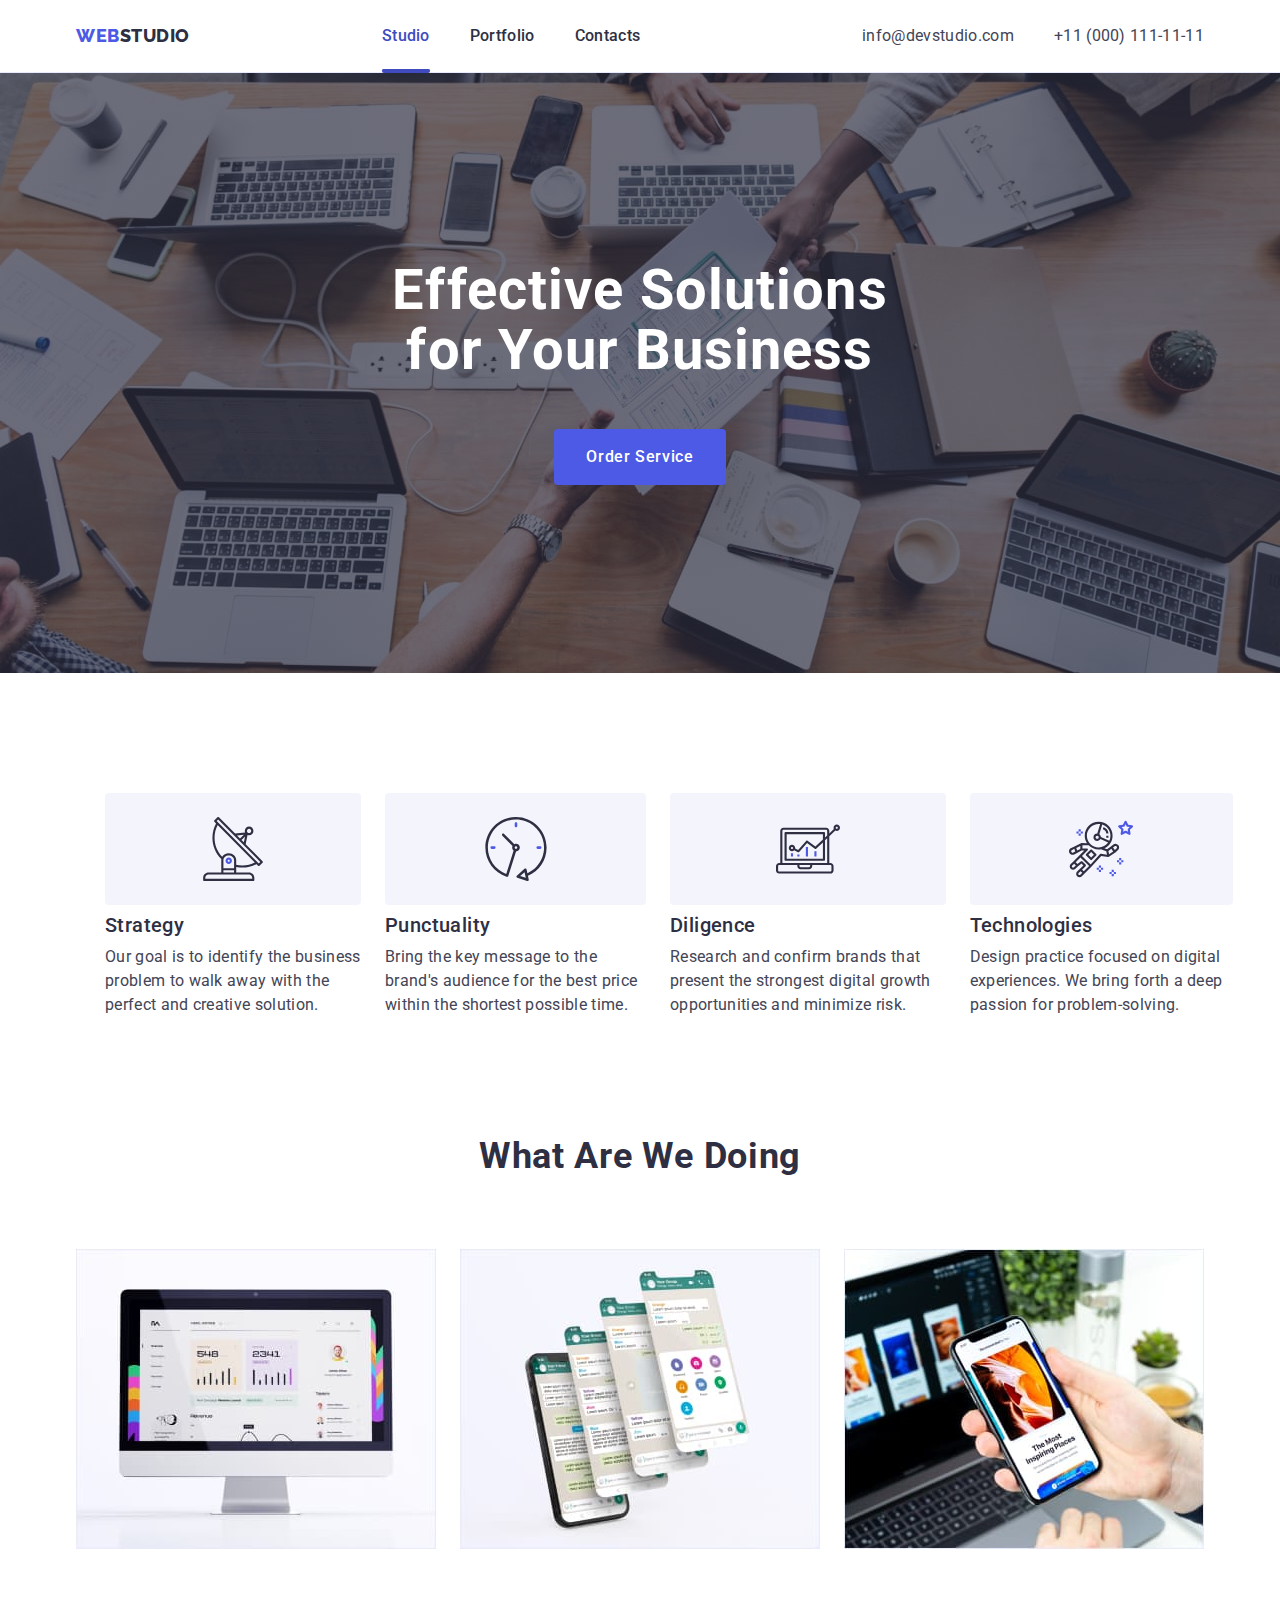
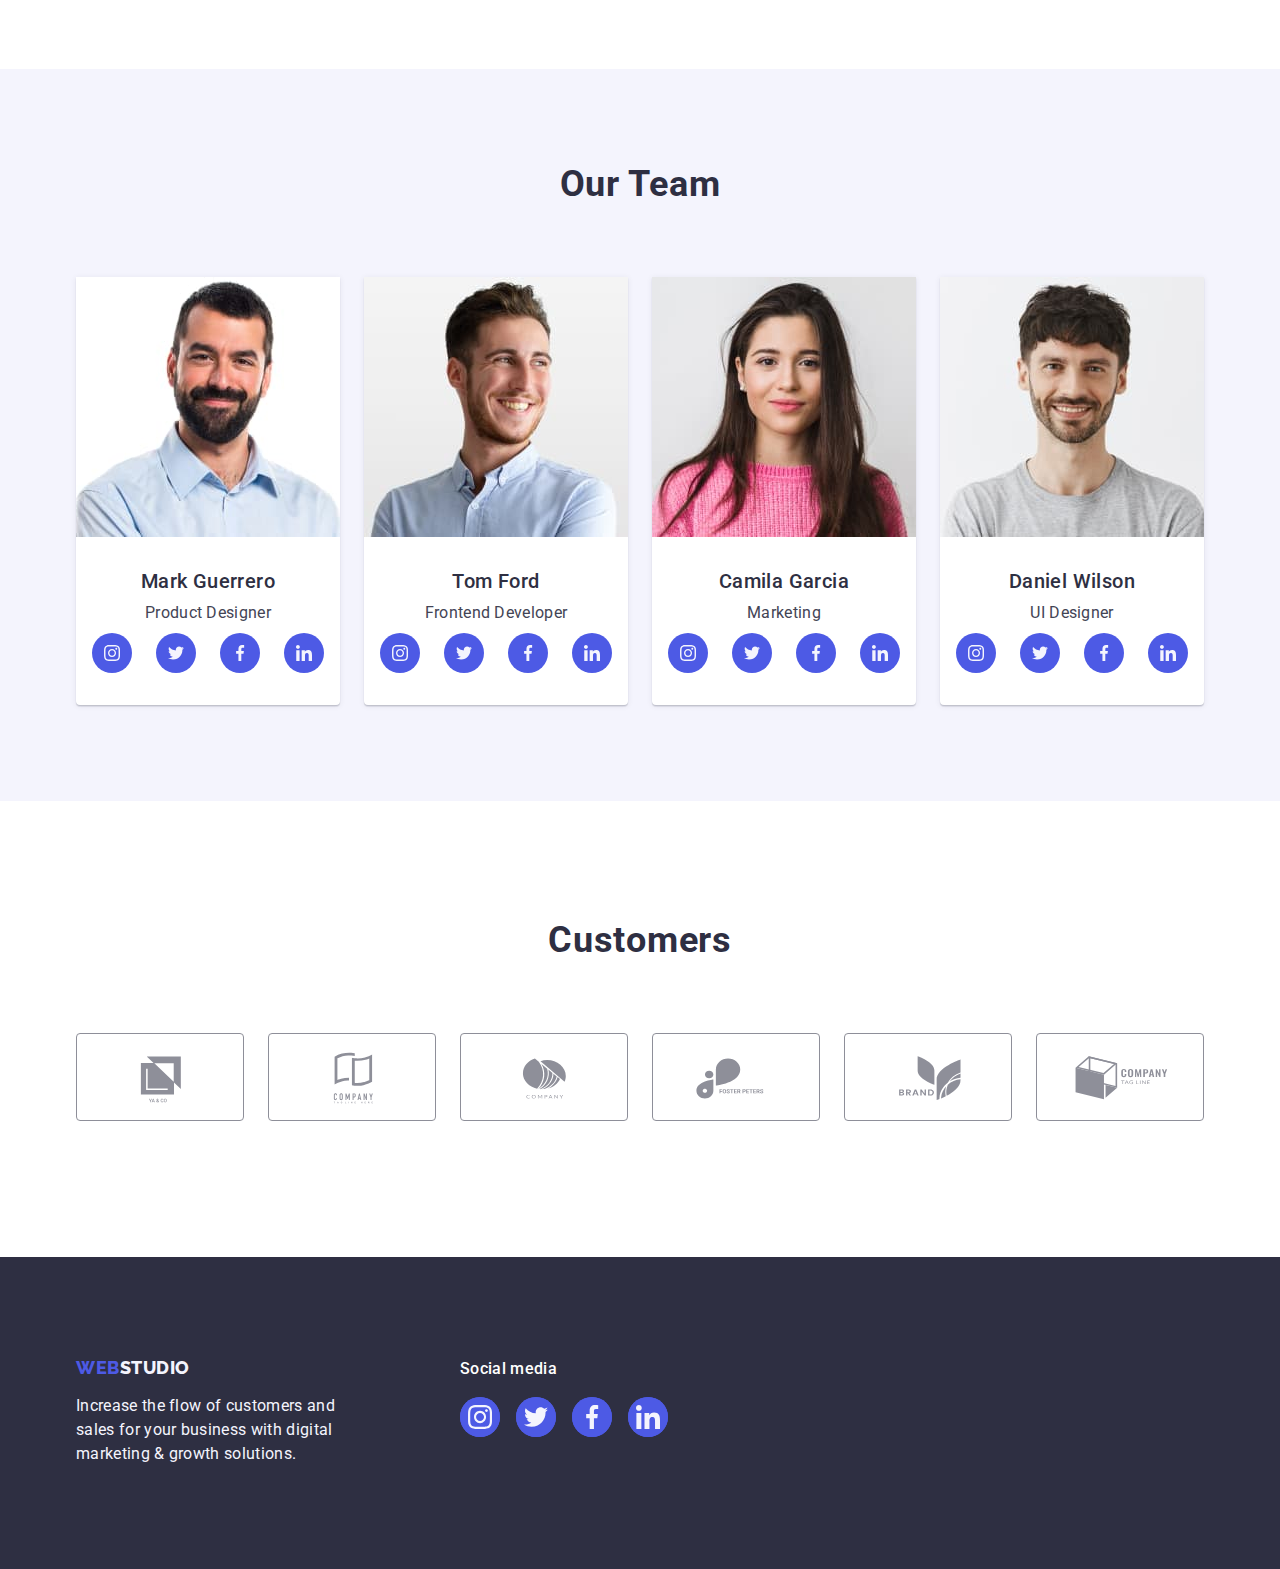
<file: index.html>
<!DOCTYPE html>
<html lang="en">
  <head>
    <meta charset="UTF-8" />
    <meta name="viewport" content="width=device-width, initial-scale=1.0" />
    <link
      rel="stylesheet"
      href="https://cdn.jsdelivr.net/npm/modern-normalize@2.0.0/modern-normalize.min.css"
    />
    <link rel="stylesheet" href="./css/styles.css" />
    <link rel="preconnect" href="https://fonts.googleapis.com" />
    <link rel="preconnect" href="https://fonts.gstatic.com" crossorigin />
    <link
      href="https://fonts.googleapis.com/css2?family=Raleway:wght@800&family=Roboto:wght@400;500;700;900&display=swap"
      rel="stylesheet"
    />
    <title>Studio</title>
  </head>
  <body>
    <header class="flex-container">
      <div class="container container-flex-one">
        <nav class="flex-nav relative">
          <a class="logo link flex-logo" href="./index.html"
            >Web<span class="logocolor">Studio</span>
          </a>
          <ul class="list flex-items">
            <li class="list-contact">
              <a class="list-item active link" href="./index.html">Studio</a>
            </li>
            <li class="list-contact">
              <a class="list-item link" href="./portfolio.html">Portfolio</a>
            </li>
            <li class="list-contact">
              <a class="list-item link" href="">Contacts</a>
            </li>
          </ul>
        </nav>
        <address class="contact">
          <ul class="list flex-address">
            <li class="list-contact">
              <a class="linkcolor link" href="mailto:info@devstudio.com"
                >info@devstudio.com</a
              >
            </li>
            <li class="list-contact">
              <a class="linkcolor link" href="tel:+110001111111"
                >+11 (000) 111-11-11</a
              >
            </li>
          </ul>
        </address>
      </div>
    </header>
    <main>
      <section class="bgd flex-one bgd-img">
        <div class="container container-flex-two">
          <h1 class="headerstyl">Effective Solutions for Your Business</h1>
          <button class="btn-first" type="button" data-modal-open>
            Order Service
          </button>
        </div>
      </section>
      <section class="flex-two">
        <div class="container container-flex-one">
          <h2 class="visually-hidden">The main goals of the company</h2>
          <ul class="list flex-three">
            <li class="list-goals">
              <div class="icons-atut">
                <svg
                  class="svg-atut"
                  viewBox="0 0 32 32"
                  width="64"
                  height="64"
                  fill="black"
                >
                  <use href="./images/icons.svg#icon-antenna"></use>
                </svg>
              </div>
              <h3 class="hdr">Strategy</h3>
              <p class="prg">
                Our goal is to identify the business problem to walk away with
                the perfect and creative solution.
              </p>
            </li>
            <li class="list-goals">
              <div class="icons-atut">
                <svg
                  class="svg-atut"
                  viewBox="0 0 32 32"
                  width="64"
                  height="64"
                >
                  <use href="./images/icons.svg#icon-clock"></use>
                </svg>
              </div>
              <h3 class="hdr">Punctuality</h3>
              <p class="prg">
                Bring the key message to the brand's audience for the best price
                within the shortest possible time.
              </p>
            </li>
            <li class="list-goals">
              <div class="icons-atut">
                <svg
                  class="svg-atut"
                  viewBox="0 0 32 32"
                  width="64"
                  height="64"
                >
                  <use href="./images/icons.svg#icon-diagram"></use>
                </svg>
              </div>
              <h3 class="hdr">Diligence</h3>
              <p class="prg">
                Research and confirm brands that present the strongest digital
                growth opportunities and minimize risk.
              </p>
            </li>
            <li class="list-goals">
              <div class="icons-atut">
                <svg
                  class="svg-atut"
                  viewBox="0 0 32 32"
                  width="64"
                  height="64"
                >
                  <use href="./images/icons.svg#icon-astronaut"></use>
                </svg>
              </div>
              <h3 class="hdr">Technologies</h3>
              <p class="prg">
                Design practice focused on digital experiences. We bring forth a
                deep passion for problem-solving.
              </p>
            </li>
          </ul>
        </div>
      </section>
      <section class="flex-four">
        <div class="container container-flex-two">
          <h2 class="header-low">What are we doing</h2>
          <ul class="list flex-img">
            <li class="flex-img-rtv">
              <img
                src="./images/computer.jpg"
                alt="Monitor"
                width="360"
                height="300"
              />
            </li>
            <li class="flex-img-rtv">
              <img
                src="./images/phonescreen.jpg"
                alt="A phone with four screenshots"
                width="360"
                height="300"
              />
            </li>
            <li class="flex-img-rtv">
              <img
                src="./images/phone.jpg"
                alt="A man's hand with a phone in his hand, and in the background there is a computer on the table"
                width="360"
                height="300"
              />
            </li>
          </ul>
        </div>
      </section>
      <section class="bgn-team flex-fife">
        <div class="container column">
          <h2 class="header-low">Our Team</h2>
          <ul class="list flex-team">
            <li class="bgr-white flex-person">
              <img
                src="./images/mg.jpg"
                alt="Mark Guerrero Product Designer"
                width="264"
                height="260"
              />
              <div class="div-person">
                <h3 class="hdr">Mark Guerrero</h3>
                <p class="prg">Product Designer</p>
                <ul class="flex-platform">
                  <li class="icons-platform">
                    <a href="#" class="web-icon">
                      <svg
                        class="svg-platform"
                        viewBox="0 0 32 32"
                        width="16"
                        height="16"
                      >
                        <use href="./images/icons.svg#icon-instagram"></use>
                      </svg>
                    </a>
                  </li>
                  <li class="icons-platform">
                    <a href="#" class="web-icon">
                      <svg
                        class="svg-platform"
                        viewBox="0 0 32 32"
                        width="16"
                        height="16"
                      >
                        <use href="./images/icons.svg#icon-twitter"></use>
                      </svg>
                    </a>
                  </li>
                  <li class="icons-platform">
                    <a href="#" class="web-icon">
                      <svg
                        class="svg-platform"
                        viewBox="0 0 32 32"
                        width="16"
                        height="16"
                      >
                        <use href="./images/icons.svg#icon-facebook"></use>
                      </svg>
                    </a>
                  </li>
                  <li class="icons-platform">
                    <a href="#" class="web-icon">
                      <svg
                        class="svg-platform"
                        viewBox="0 0 32 32"
                        width="16"
                        height="16"
                      >
                        <use href="./images/icons.svg#icon-linkedin"></use>
                      </svg>
                    </a>
                  </li>
                </ul>
              </div>
            </li>
            <li class="bgr-white flex-person">
              <img
                src="./images/tf.jpg"
                alt="Tom Ford Frontend Developer"
                width="264"
                height="260"
              />
              <div class="div-person">
                <h3 class="hdr">Tom Ford</h3>
                <p class="prg">Frontend Developer</p>
                <ul class="flex-platform">
                  <li class="icons-platform">
                    <a href="#" class="web-icon">
                      <svg
                        class="svg-platform"
                        viewBox="0 0 32 32"
                        width="16"
                        height="16"
                      >
                        <use href="./images/icons.svg#icon-instagram"></use>
                      </svg>
                    </a>
                  </li>
                  <li class="icons-platform">
                    <a href="#" class="web-icon">
                      <svg
                        class="svg-platform"
                        viewBox="0 0 32 32"
                        width="16"
                        height="16"
                      >
                        <use href="./images/icons.svg#icon-twitter"></use>
                      </svg>
                    </a>
                  </li>
                  <li class="icons-platform">
                    <a href="#" class="web-icon">
                      <svg
                        class="svg-platform"
                        viewBox="0 0 32 32"
                        width="16"
                        height="16"
                      >
                        <use href="./images/icons.svg#icon-facebook"></use>
                      </svg>
                    </a>
                  </li>
                  <li class="icons-platform">
                    <a href="#" class="web-icon">
                      <svg
                        class="svg-platform"
                        viewBox="0 0 32 32"
                        width="16"
                        height="16"
                      >
                        <use href="./images/icons.svg#icon-linkedin"></use>
                      </svg>
                    </a>
                  </li>
                </ul>
              </div>
            </li>
            <li class="bgr-white flex-person">
              <img
                src="./images/cg.jpg"
                alt="Camila Garcia Marketing"
                width="264"
                height="260"
              />
              <div class="div-person">
                <h3 class="hdr">Camila Garcia</h3>
                <p class="prg">Marketing</p>
                <ul class="flex-platform">
                  <li class="icons-platform">
                    <a href="#" class="web-icon">
                      <svg
                        class="svg-platform"
                        viewBox="0 0 32 32"
                        width="16"
                        height="16"
                      >
                        <use href="./images/icons.svg#icon-instagram"></use>
                      </svg>
                    </a>
                  </li>
                  <li class="icons-platform">
                    <a href="#" class="web-icon">
                      <svg
                        class="svg-platform"
                        viewBox="0 0 32 32"
                        width="16"
                        height="16"
                      >
                        <use href="./images/icons.svg#icon-twitter"></use>
                      </svg>
                    </a>
                  </li>
                  <li class="icons-platform">
                    <a href="#" class="web-icon">
                      <svg
                        class="svg-platform"
                        viewBox="0 0 32 32"
                        width="16"
                        height="16"
                      >
                        <use href="./images/icons.svg#icon-facebook"></use>
                      </svg>
                    </a>
                  </li>
                  <li class="icons-platform">
                    <a href="#" class="web-icon">
                      <svg
                        class="svg-platform"
                        viewBox="0 0 32 32"
                        width="16"
                        height="16"
                      >
                        <use href="./images/icons.svg#icon-linkedin"></use>
                      </svg>
                    </a>
                  </li>
                </ul>
              </div>
            </li>
            <li class="bgr-white flex-person">
              <img
                src="./images/dw.jpg"
                alt="Daniel Wilson UI Designer"
                height="260"
              />
              <div class="div-person">
                <h3 class="hdr">Daniel Wilson</h3>
                <p class="prg">UI Designer</p>
                <ul class="flex-platform">
                  <li class="icons-platform">
                    <a href="#" class="web-icon">
                      <svg
                        class="svg-platform"
                        viewBox="0 0 32 32"
                        width="16"
                        height="16"
                      >
                        <use href="./images/icons.svg#icon-instagram"></use>
                      </svg>
                    </a>
                  </li>
                  <li class="icons-platform">
                    <a href="#" class="web-icon">
                      <svg
                        class="svg-platform"
                        viewBox="0 0 32 32"
                        width="16"
                        height="16"
                      >
                        <use href="./images/icons.svg#icon-twitter"></use>
                      </svg>
                    </a>
                  </li>
                  <li class="icons-platform">
                    <a href="#" class="web-icon">
                      <svg
                        class="svg-platform"
                        viewBox="0 0 32 32"
                        width="16"
                        height="16"
                      >
                        <use href="./images/icons.svg#icon-facebook"></use>
                      </svg>
                    </a>
                  </li>
                  <li class="icons-platform">
                    <a href="#" class="web-icon">
                      <svg
                        class="svg-platform"
                        viewBox="0 0 32 32"
                        width="16"
                        height="16"
                      >
                        <use href="./images/icons.svg#icon-linkedin"></use>
                      </svg>
                    </a>
                  </li>
                </ul>
              </div>
            </li>
          </ul>
        </div>
      </section>
      <section class="customers">
        <div class="container">
          <h2 class="header-low">Customers</h2>
          <ul class="list flex-three">
            <li class="list-goals icons-costumers">
              <a href="#" class="web-customers">
                <svg
                  class="svg-customer"
                  viewBox="0 0 61 32"
                  width="104"
                  height="56"
                >
                  <use href="./images/icons.svg#icon-client-1"></use>
                </svg>
              </a>
            </li>
            <li class="list-goals icons-costumers">
              <a href="#" class="web-customers">
                <svg
                  class="svg-customer"
                  viewBox="0 0 61 32"
                  width="104"
                  height="56"
                >
                  <use href="./images/icons.svg#icon-client-2"></use>
                </svg>
              </a>
            </li>
            <li class="list-goals icons-costumers">
              <a href="#" class="web-customers">
                <svg
                  class="svg-customer"
                  viewBox="0 0 61 32"
                  width="104"
                  height="56"
                >
                  <use href="./images/icons.svg#icon-client-3"></use>
                </svg>
              </a>
            </li>
            <li class="list-goals icons-costumers">
              <a href="#" class="web-customers">
                <svg
                  class="svg-customer"
                  viewBox="0 0 61 32"
                  width="104"
                  height="56"
                >
                  <use href="./images/icons.svg#icon-client-4"></use>
                </svg>
              </a>
            </li>
            <li class="list-goals icons-costumers">
              <a href="#" class="web-customers">
                <svg
                  class="svg-customer"
                  viewBox="0 0 61 32"
                  width="104"
                  height="56"
                >
                  <use href="./images/icons.svg#icon-client-5"></use>
                </svg>
              </a>
            </li>
            <li class="list-goals icons-costumers">
              <a href="#" class="web-customers">
                <svg
                  class="svg-customer"
                  viewBox="0 0 61 32"
                  width="104"
                  height="56"
                >
                  <use href="./images/icons.svg#icon-client-6"></use>
                </svg>
              </a>
            </li>
          </ul>
        </div>
      </section>
    </main>
    <footer class="bgd footer">
      <div class="container flex-footer">
        <div class="margin-footer">
          <a class="logo link block-footer" href="index.html"
            >Web<span class="ft-logo">Studio</span>
          </a>
          <p class="footer-prg">
            Increase the flow of customers and sales for your business with
            digital marketing & growth solutions.
          </p>
        </div>
        <div class="">
          <p class="list-item-f">Social media</p>
          <ul class="platforms-footer">
            <li class="icons-footer">
              <a href="#" class="web-icon-f">
                <svg
                  class="svg-footer"
                  viewBox="0 0 32 32"
                  width="24"
                  height="24"
                >
                  <use href="./images/icons.svg#icon-instagram"></use>
                </svg>
              </a>
            </li>

            <li class="icons-footer">
              <a href="#" class="web-icon-f">
                <svg
                  class="svg-footer"
                  viewBox="0 0 32 32"
                  width="24"
                  height="24"
                >
                  <use href="./images/icons.svg#icon-twitter"></use>
                </svg>
              </a>
            </li>
            <li class="icons-footer">
              <a href="#" class="web-icon-f">
                <svg
                  class="svg-footer"
                  viewBox="0 0 32 32"
                  width="24"
                  height="24"
                >
                  <use href="./images/icons.svg#icon-facebook"></use>
                </svg>
              </a>
            </li>
            <li class="icons-footer">
              <a href="#" class="web-icon-f">
                <svg
                  class="svg-footer"
                  viewBox="0 0 32 32"
                  width="24"
                  height="24"
                >
                  <use href="./images/icons.svg#icon-linkedin"></use>
                </svg>
              </a>
            </li>
          </ul>
        </div>
      </div>
    </footer>
    <div class="backdrop is-hidden" data-modal>
      <div class="modal">
        <button class="close-btn" type="button" data-modal-close>
          <svg class="svg-close-btn" viewBox="0 0 32 32" width="8" height="8">
            <use href="./images/icons.svg#icon-close-black"></use>
          </svg>
        </button>
      </div>
    </div>
    <script src="./js/modal.js"></script>
  </body>
</html>
</file>
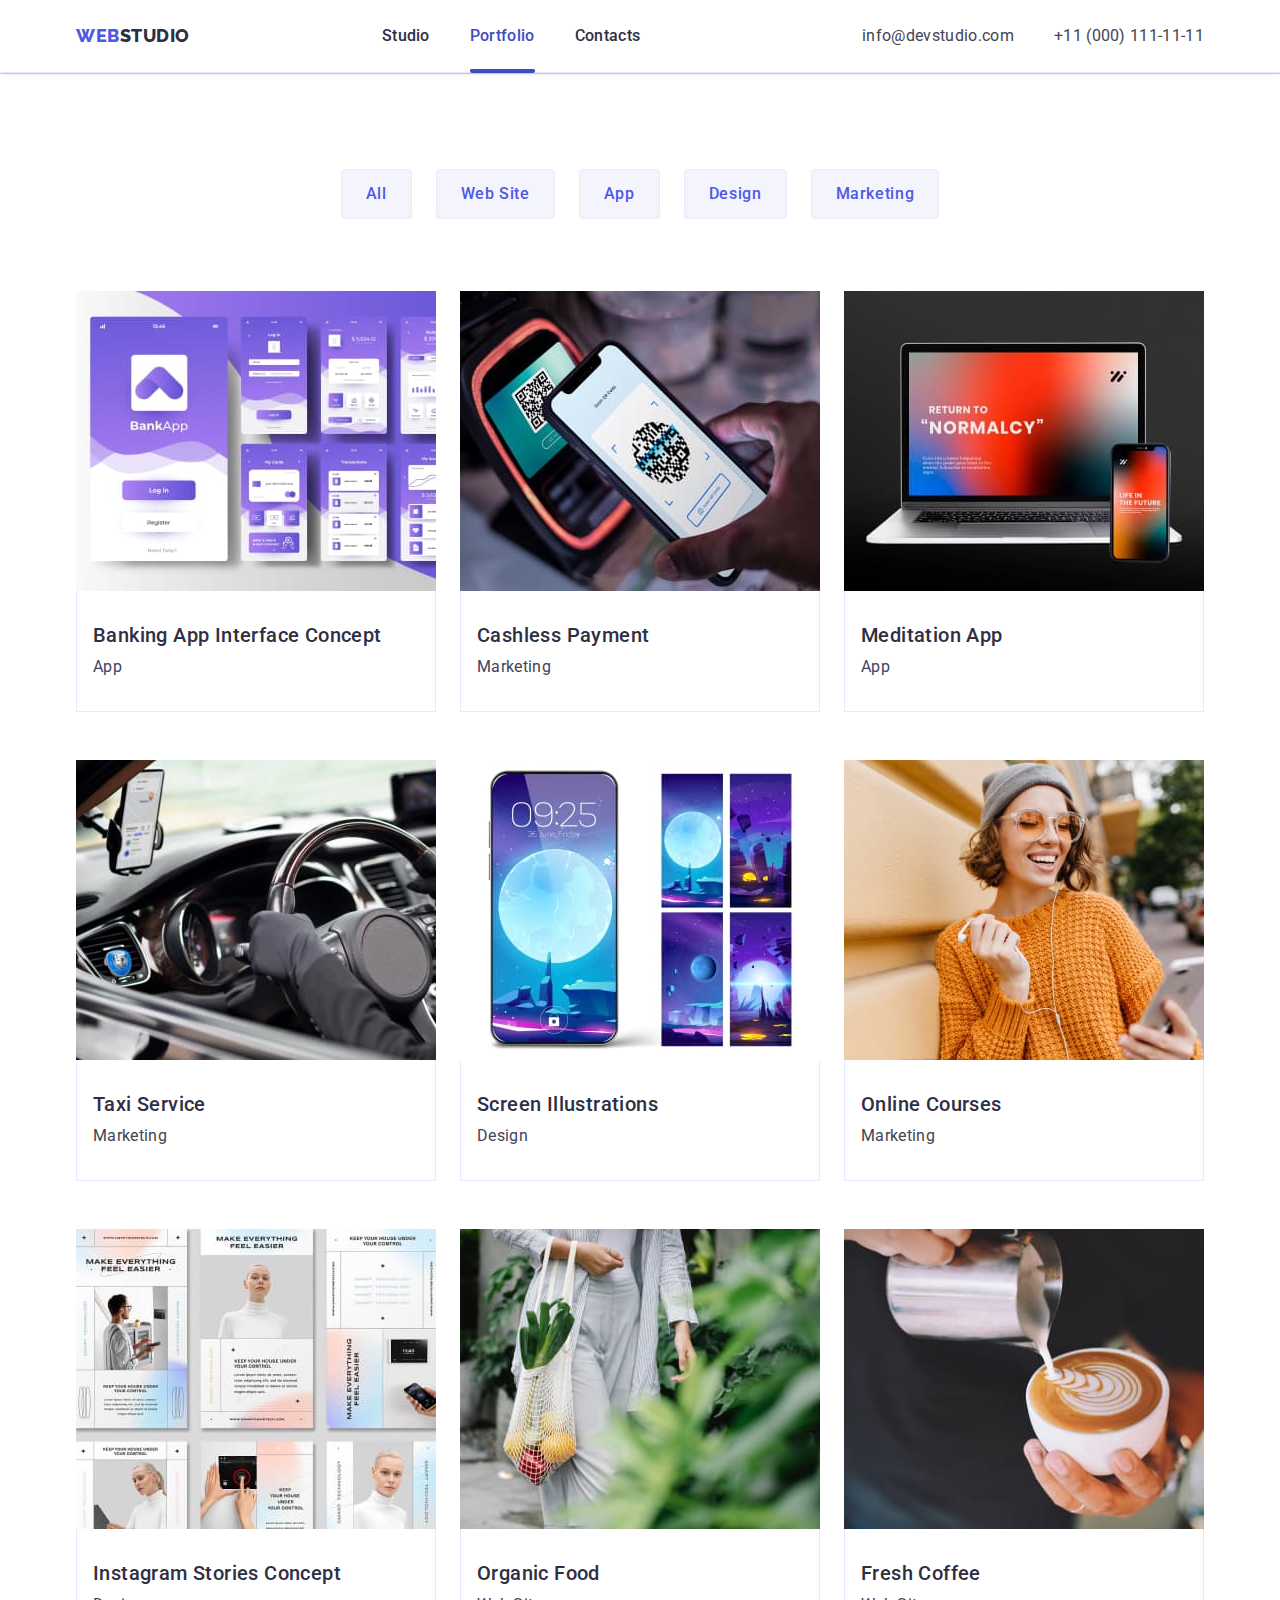
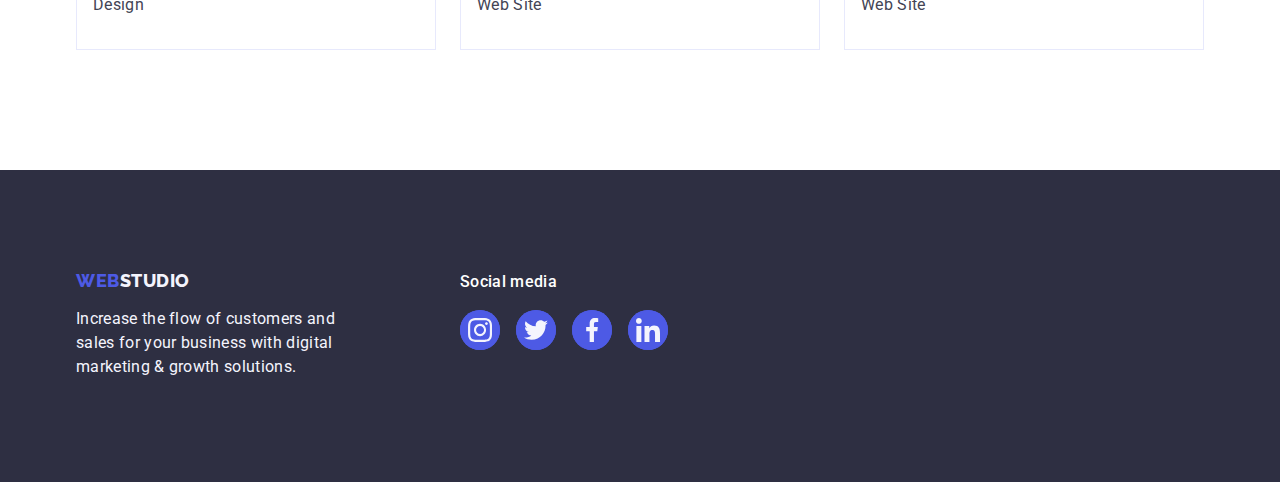
<file: portfolio.html>
<!DOCTYPE html>
<html lang="en">
  <head>
    <meta charset="UTF-8" />
    <meta name="viewport" content="width=device-width, initial-scale=1.0" />
    <link
      rel="stylesheet"
      href="https://cdn.jsdelivr.net/npm/modern-normalize@2.0.0/modern-normalize.min.css"
    />
    <link rel="stylesheet" href="./css/styles.css" />
    <link rel="preconnect" href="https://fonts.googleapis.com" />
    <link rel="preconnect" href="https://fonts.gstatic.com" crossorigin />
    <link
      href="https://fonts.googleapis.com/css2?family=Raleway:wght@800&family=Roboto:wght@400;500;700;900&display=swap"
      rel="stylesheet"
    />
    <title>Portfolio</title>
  </head>
  <body>
    <header class="flex-container">
      <div class="container container-flex-one">
        <nav class="flex-nav">
          <a class="logo link flex-logo" href="./index.html"
            >Web<span class="logocolor">Studio</span>
          </a>
          <ul class="list flex-items">
            <li class="list-contact">
              <a class="list-item link" href="./index.html">Studio</a>
            </li>
            <li class="list-contact">
              <a class="list-item active link" href="./portfolio.html"
                >Portfolio</a
              >
            </li>
            <li class="list-contact">
              <a class="list-item link" href="">Contacts</a>
            </li>
          </ul>
        </nav>
        <address class="contact">
          <ul class="list flex-address">
            <li class="list-contact">
              <a class="linkcolor link" href="mailto:info@devstudio.com"
                >info@devstudio.com</a
              >
            </li>
            <li class="list-contact">
              <a class="linkcolor link" href="tel:+110001111111"
                >+11 (000) 111-11-11</a
              >
            </li>
          </ul>
        </address>
      </div>
    </header>
    <main>
      <section class="styles-p">
        <div class="container container-flex-two">
          <h1 class="visually-hidden">Offer</h1>
          <ul class="list flex-p-one">
            <li>
              <button class="btn-p" type="button">All</button>
            </li>
            <li>
              <button class="btn-p" type="button">Web Site</button>
            </li>
            <li>
              <button class="btn-p" type="button">App</button>
            </li>
            <li>
              <button class="btn-p" type="button">Design</button>
            </li>
            <li>
              <button class="btn-p" type="button">Marketing</button>
            </li>
          </ul>
          <ul class="list flex-p-two">
            <li class="flex-p-img">
              <a href="" class="link link-hf">
                <div class="div-img">
                  <img
                    src="./images/bankapp.jpg"
                    alt="Screenshoty aplikacji bankowej"
                    width="360"
                    height="300"
                  />
                  <p class="div-p">
                    14 Stylish and User-Friendly App Design Concepts · Task
                    Manager App · Calorie Tracker App · Exotic Fruit Ecommerce
                    App · Cloud Storage App
                  </p>
                </div>

                <div class="div-app">
                  <h2 class="hdr">Banking App Interface Concept</h2>
                  <p class="prg">App</p>
                </div>
              </a>
            </li>
            <li class="flex-p-img">
              <a href="" class="link link-hf">
                <div class="div-img">
                  <img
                    src="./images/cashless.jpg"
                    alt="Płatność telefonem"
                    width="360"
                    height="300"
                  />
                  <p class="div-p">
                    14 Stylish and User-Friendly App Design Concepts · Task
                    Manager App · Calorie Tracker App · Exotic Fruit Ecommerce
                    App · Cloud Storage App
                  </p>
                </div>
                <div class="div-app">
                  <h2 class="hdr">Cashless Payment</h2>
                  <p class="prg">Marketing</p>
                </div>
              </a>
            </li>
            <li class="flex-p-img">
              <a href="" class="link link-hf">
                <div class="div-img">
                  <img
                    src="./images/mediapp.jpg"
                    alt="Komputer i telefon z wyświetlonym na ekranie aplikacją do medytacji"
                    width="360"
                    height="300"
                  />
                  <p class="div-p">
                    14 Stylish and User-Friendly App Design Concepts · Task
                    Manager App · Calorie Tracker App · Exotic Fruit Ecommerce
                    App · Cloud Storage App
                  </p>
                </div>

                <div class="div-app">
                  <h2 class="hdr">Meditation App</h2>
                  <p class="prg">App</p>
                </div>
              </a>
            </li>
            <li class="flex-p-img">
              <a href="" class="link link-hf">
                <div class="div-img">
                  <img
                    src="./images/taxi.jpg"
                    alt="Zdjęcie kokpitu samochodu"
                    width="360"
                    height="300"
                  />
                  <p class="div-p">
                    14 Stylish and User-Friendly App Design Concepts · Task
                    Manager App · Calorie Tracker App · Exotic Fruit Ecommerce
                    App · Cloud Storage App
                  </p>
                </div>

                <div class="div-app">
                  <h2 class="hdr">Taxi Service</h2>
                  <p class="prg">Marketing</p>
                </div>
              </a>
            </li>
            <li class="flex-p-img">
              <a href="" class="link link-hf">
                <div class="div-img">
                  <img
                    src="./images/screen-ilu.jpg"
                    alt="Telefon z kilkoma ekranami wizualizującymi różne wyświetlenia ekranu"
                    width="360"
                    height="300"
                  />
                  <p class="div-p">
                    14 Stylish and User-Friendly App Design Concepts · Task
                    Manager App · Calorie Tracker App · Exotic Fruit Ecommerce
                    App · Cloud Storage App
                  </p>
                </div>
                <div class="div-app">
                  <h2 class="hdr">Screen Illustrations</h2>
                  <p class="prg">Design</p>
                </div>
              </a>
            </li>
            <li class="flex-p-img">
              <a href="" class="link link-hf">
                <div class="div-img">
                  <img
                    src="./images/online-course.jpg"
                    alt="Kobieta ze słuchawkami w uszach i telefonem w ręku"
                    width="360"
                    height="300"
                  />
                  <p class="div-p">
                    14 Stylish and User-Friendly App Design Concepts · Task
                    Manager App · Calorie Tracker App · Exotic Fruit Ecommerce
                    App · Cloud Storage App
                  </p>
                </div>

                <div class="div-app">
                  <h2 class="hdr">Online Courses</h2>
                  <p class="prg">Marketing</p>
                </div>
              </a>
            </li>
            <li class="flex-p-img">
              <a href="" class="link link-hf">
                <div class="div-img">
                  <img
                    src="./images/insta-stories.jpg"
                    alt="Instagram stories"
                    width="360"
                    height="300"
                  />
                  <p class="div-p">
                    14 Stylish and User-Friendly App Design Concepts · Task
                    Manager App · Calorie Tracker App · Exotic Fruit Ecommerce
                    App · Cloud Storage App
                  </p>
                </div>

                <div class="div-app">
                  <h2 class="hdr">Instagram Stories Concept</h2>
                  <p class="prg">Design</p>
                </div>
              </a>
            </li>
            <li class="flex-p-img">
              <a href="" class="link link-hf">
                <div class="div-img">
                  <img
                    src="./images/organic-food.jpg"
                    alt="Kobieta z torbą świeżej żywności"
                    width="360"
                    height="300"
                  />
                  <p class="div-p">
                    14 Stylish and User-Friendly App Design Concepts · Task
                    Manager App · Calorie Tracker App · Exotic Fruit Ecommerce
                    App · Cloud Storage App
                  </p>
                </div>

                <div class="div-app">
                  <h2 class="hdr">Organic Food</h2>
                  <p class="prg">Web Site</p>
                </div>
              </a>
            </li>
            <li class="flex-p-img">
              <a href="" class="link link-hf">
                <div class="div-img">
                  <img
                    src="./images/fresh-coffee.jpg"
                    alt="Barista wlewający mleko do filiżanki kawy"
                    width="360"
                    height="300"
                  />
                  <p class="div-p">
                    14 Stylish and User-Friendly App Design Concepts · Task
                    Manager App · Calorie Tracker App · Exotic Fruit Ecommerce
                    App · Cloud Storage App
                  </p>
                </div>

                <div class="div-app">
                  <h2 class="hdr">Fresh Coffee</h2>
                  <p class="prg">Web Site</p>
                </div>
              </a>
            </li>
          </ul>
        </div>
      </section>
    </main>
    <footer class="bgd footer">
      <div class="container flex-footer">
        <div class="margin-footer">
          <a class="logo link block-footer" href="index.html"
            >Web<span class="ft-logo">Studio</span>
          </a>
          <p class="footer-prg">
            Increase the flow of customers and sales for your business with
            digital marketing & growth solutions.
          </p>
        </div>
        <div class="">
          <p class="list-item-f">Social media</p>
          <ul class="platforms-footer">
            <li class="icons-footer">
              <a href="#" class="web-icon-f">
                <svg
                  class="svg-footer"
                  viewBox="0 0 32 32"
                  width="24"
                  height="24"
                >
                  <use href="./images/icons.svg#icon-instagram"></use>
                </svg>
              </a>
            </li>

            <li class="icons-footer">
              <a href="#" class="web-icon-f">
                <svg
                  class="svg-footer"
                  viewBox="0 0 32 32"
                  width="24"
                  height="24"
                >
                  <use href="./images/icons.svg#icon-twitter"></use>
                </svg>
              </a>
            </li>
            <li class="icons-footer">
              <a href="#" class="web-icon-f">
                <svg
                  class="svg-footer"
                  viewBox="0 0 32 32"
                  width="24"
                  height="24"
                >
                  <use href="./images/icons.svg#icon-facebook"></use>
                </svg>
              </a>
            </li>
            <li class="icons-footer">
              <a href="#" class="web-icon-f">
                <svg
                  class="svg-footer"
                  viewBox="0 0 32 32"
                  width="24"
                  height="24"
                >
                  <use href="./images/icons.svg#icon-linkedin"></use>
                </svg>
              </a>
            </li>
          </ul>
        </div>
      </div>
    </footer>
  </body>
</html>
</file>
<file: css/styles.css>
* {
    margin: 0;
    padding: 0;
    box-sizing: border-box;
}
:root {
    --color-text: #4d5ae5;
    --color-background: #F4F4FD;
    --body-color: #434455;
    --header-color: #2e2f42;
    --focus-hover: #404BBF;
    --white-color: #FFFFFF;
    --button-color: #E7E9FC;
    --icon-color: #8E8F99;
    --footer-color: #31d0aa;
}
body {
    font-family: "Roboto", sans-serif;
    color: var(--body-color);
    background-color: var(--white-color);
    font-size: 16px;
    line-height: 1.5;
}
img {
    display: block;
    max-width: 100%;
    height: auto;
}
button {
    cursor: pointer;
    border: none;
    border-radius: 4px;
}
ul {
    list-style: none;
    margin: 0;
    padding-left: 0;
}
header {
    background-color: var(--white-color);
}
a {
    font-size: 12px;
    line-height: 1.3;
    text-decoration: none;
}
section {
    padding-top: 120px;
    padding-bottom: 120px;
}
.list {
    background-color: var(--white-color);
    text-decoration: none;
    list-style: none; }
.header-low {
    font-size: 36px;
    line-height: 1.11;
    text-align: center;
    letter-spacing: 0.02em;
    text-transform: capitalize;
    color: var(--header-color);
    margin-bottom: 72px;
}
.headerstyl {
    font-size: 56px;
    line-height: 1.07;
    text-align: center;
    justify-content: center;
    letter-spacing: 0.02em;
    color: var(--white-color);
    max-width: 496px;
    height: auto;
    padding-bottom: 48px;

}
.bgn-team {
    background-color: var(--color-background);
}
li {
    color: var(--header-color);
    font-size: 12px;
}
.btn-p {
    font-weight: 500;
    font-size: 16px;
    line-height: 1.5;
    letter-spacing: 0.04em;
    cursor: pointer;
    font-family: "Roboto", sans-serif;
    padding: 12px 24px;
    border: 1px solid var(--button-color);
    border-radius: 4px;
    background-color: var(--color-background);
    color: var(--color-text);
    transition: color 250ms cubic-bezier(0.4, 0, 0.2, 1),
                background-color 250ms cubic-bezier(0.4, 0, 0.2, 1),
                border-color 250ms cubic-bezier(0.4, 0, 0.2, 1),
                box-shadow 250ms cubic-bezier(0.4, 0, 0.2, 1);
}
.btn-first {
    display: block;
    align-items: center;
    justify-content: center;
    min-width: 169px;
    height: 56px;
    font-weight: 500;
    background-color: var(--color-text);
    font-size: 16px;
    line-height: 1.5;
    letter-spacing: 0.04em;
    padding: 16px 32px;
    border: none;
    border-radius: 4px;
    color: var(--white-color);
    cursor: pointer;
    font-family: "Roboto", sans-serif;
    transition: background-color 250ms cubic-bezier(0.4, 0, 0.2, 1);
}
.btn-first:hover, .btn-first:focus {
    color: var(--white-color);
    background-color: var(--focus-hover);

}

.btn-p:hover, .btn-p:focus {
    color: var(--white-color);
    background-color: var(--focus-hover);
    border: 1px solid transparent;
    box-shadow: 0px 3px 1px rgba(0, 0, 0, 0.1),
        0px 2px 1px rgba(0, 0, 0, 0.08),
        0px 2px 2px rgba(0, 0, 0, 0.12);

}
.btn-first-p {
    background-color: var(--color-text);
    color: var(--white-color);
    border: 1px solid var(--color-text);
    border-radius: 4px;
    box-shadow: 0px 2px 2px 0px #0000001F;
    box-shadow: 0px 2px 1px 0px #00000014;
    box-shadow: 0px 3px 1px 0px #0000001A;
}
.link {
    text-decoration: none;
    position: relative;
    color: var(--focus-hover);
    transition: color 250ms cubic-bezier(0.4, 0, 0.2, 1);
}

.link:hover, .link:focus, .link.active {
    color: var(--focus-hover);
} 
.linkcolor {
    color: var(--body-color);
    font-family: 'Roboto', sans-serif;
    font-weight: 400;
    font-size: 16px;
    line-height: 1.5;
    letter-spacing: 0.02em;
    padding: 24px 0px;
    display: block;
}
.contact {
    font-style: normal;
}
.logocolor {
    color: var(--header-color);
}

.bgd {
    background-color: var(--header-color);
    color: var(--color-white);
    text-decoration: none;
    height: 312px;
}
.bgd-img {
    background-image: linear-gradient(rgba(46, 47, 66, 0.7), rgba(46, 47, 66, 0.7)), url(../images/people-office.jpg); 
    background-repeat: no-repeat;
    background-position: center;
    background-size: cover;
    max-width: 1440px;
    margin: 0 auto;
}
.logo {
    padding-right: 76px;
    font-family: 'Raleway', sans-serif;
    font-weight: 800;
    font-size: 18px;
    line-height: 1.17;
    letter-spacing: 0.03em;
    text-transform: uppercase;
    color: var(--color-text);
}
.list-item.active::after {
    content: '';
    position: absolute;
    left: 0;
    right: 0;
    bottom: -1px;
    height: 4px;
    background-color: var(--focus-hover);
    border-bottom: 4px solid var(--focus-hover);
    border-radius: 2px;

}
.list-item {
    display: block;
    font-family: 'Roboto', sans-serif;
    font-weight: 500;
    font-size: 16px;
    line-height: 1.5;
    letter-spacing: 0.02em;
    color: var(--header-color);
    padding: 24px 0;
}
.list-item-f {
    font-family: 'Roboto', sans-serif;
    font-weight: 500;
    font-size: 16px;
    line-height: 1.5;
    letter-spacing: 0.02em;
    color: var(--white-color);
    margin-bottom: 16px;
        transition-duration: 250ms;
            transition-timing-function: cubic-bezier(0.4, 0, 0.2, 1);
}
.hdr {
    font-weight: 500;
    font-size: 20px;
    line-height: 1.2;
    letter-spacing: 0.02em;
    color: var(--header-color);
    margin-bottom: 8px;
}
.prg {
    font-size: 16px;
    line-height: 1.5;
    letter-spacing: 0.02em;
    color: var(--body-color);
    margin: 0;
}
.ft-logo {
    color: var(--color-background);
}
.logo.id {
    font-family: "Raleway", sans-serif;
    font-weight: 800;
    font-size: 18px;
    line-height: 1.17;
    letter-spacing: 0.03em;
    color: var(--color-text)
}
.footer-prg {
    line-height: 1.5;
    color: var(--color-background);
    letter-spacing: 0.02em;
    max-width: 264px;
}
.bgr-white {
    background-color: var(--white-color);
    text-align: center;
}
/* .list-contact {
    padding: 24px 0;
} */
.list-item:hover, .list-item:focus {

}
.list-goals {
    width: calc((100%-72px)/4)
}
.visually-hidden {
    position: absolute;
    max-width: 1px;
    height: 1px;
    margin: -1px;
    border: 0;
    padding: 0;
    white-space: nowrap;
    clip-path: inset(100%);
    clip: rect(0 0 0 0);
    overflow: hidden;
}
.styles-p {
    padding: 96px 0 120px 0;
}
.flex-container {
    border-bottom: 1px solid var(--button-color);
    box-shadow: 2px 1px rgba(46, 47, 66, 0.08),
        0px 1px 1px rgba(46, 47, 66, 0.16),
        0px 1px 6px rgba(46, 47, 66, 0.08);
}
.container { 
    width: 1158px;
    margin: 0 auto;
    padding: 0 15px;
}
.container-flex-one {
    display: flex;
    justify-content: space-between;
}
.container-flex-two {
    display: flex;
    flex-direction: column;
    justify-content: center;
    align-items: center;
}
.block-footer {
    display: inline-block;
    margin-bottom: 16px;
}
.flex-nav {
    display: flex;
    justify-content: space-evenly;
    align-items: center;
    gap: 40px;
}
.flex-logo {
    margin-right: 76px;
}
.flex-items {
    display: flex;
    gap: 40px;
}
.flex-address {
    display: flex;
    gap: 40px;
}

.flex-one {
    display: flex;
    flex-direction: column;
    justify-content: center;
    align-items: center;
    width: auto;
    height: 600px;
    padding: 188px 0;
} 
.flex-two {
    display: flex;
    flex-direction: column;
    justify-content: center;
    align-items: center;
    margin: 0px 90px 120px 90px;
}
.flex-three {
    display: flex;
    width: auto;
    height: 104px;
    align-items: flex-start;
    gap: 24px;
}
.flex-four {
    display: flex;
    flex-direction: column;
    justify-content: center;
    align-items: center;
    width: auto;
    padding-top: 0;
}
.flex-img {
    display: flex;
    align-items: center;
    justify-content: center;
    gap: 24px;
}
.flex-img-rtv {
    width: calc((100% - 48px) / 3)
}

.flex-fife {
    display: flex;
    flex-direction: column;
    justify-content: center;
    align-items: center;
    width: auto;
    height: 732px;
}
.flex-team {
    display: flex;
    align-items: center;
    justify-content: center;
    flex-wrap: wrap;
    margin: 0px;
    background-color: var(--color-background);
    gap: 24px;
}
.flex-person {
    display: flex;
    flex-direction: column;
    align-items: center;
    border-radius: 0px 0px 4px 4px;
    width: 264px;
    background-color: var(--white-color);
    box-shadow: 0px 1px 6px rgba(46, 47, 66, 0.08),
            0px 1px 1px rgba(46, 47, 66, 0.16),
            0px 2px 1px rgba(46, 47, 66, 0.08);
}
.div-person {
    display: flex;
    flex-direction: column;
    justify-content: center;
    align-items: center;
    padding: 32px 0;
}
.footer {
    padding: 100px 0;
}
.flex-p-one {
    display: flex;
    justify-content: center;
    align-items: center;
    margin-bottom: 72px;
    gap: 24px;
}
.flex-li:last-child {
    margin-right: 0px;
}
.flex-one:last-child {
    padding: 16px 32px 16px 32px;
    border: 1px solid var(--button-color);
    border-radius: 4px;
    background-color: var(--color-text);
    margin-right: 24px;
}
.flex-p-two {
    display: flex;
    flex-wrap: wrap;
    column-gap: 24px;
    row-gap: 48px;
}
.flex-p-img {
    display: flex;
    flex-direction: column;
    align-items: center;
    width: calc((100% - 48px) / 3);
    height: auto;
    background-color: var(--white-color);
}
.flex-a-p {
    padding-top: 44px;
    padding-bottom: 44px;
}
.div-app {
    display: flex;
    flex-direction: column;
    align-items: flex-start;
    justify-content: center;
    padding: 32px 16px;
    border: 1px solid var(--button-color);
    border-top: none;
    transition-duration: 250ms;
        transition-timing-function: cubic-bezier(0.4, 0, 0.2, 1);
}
.div-app:hover, .div-app:focus {
    border-color: var(--color-background);

}
.link-hf {
    transition: box-shadow 250ms cubic-bezier(0.4, 0, 0.2, 1);

}
.div-img {
    position: relative;
    overflow: hidden;
}
.link-hf:hover, .link-hf:focus {
    box-shadow: 0px 2px 1px rgba(46, 47, 66, 0.08),
                0px 1px 1px rgba(46, 47, 66, 0.16),
                0px 1px 6px rgba(46, 47, 66, 0.08);
     
}
.link-hf:hover p, .link-hf:focus p {
    transform: translateY(0%);
}
.div-p {
        position: absolute;
            top: 0;
            font-size: 16px;
            line-height: 1.5;
            letter-spacing: 0.02em;
            color: var(--color-background);
            padding: 40px 32px;
            background-color: var(--color-text);
            width: 100%;
            height: 100%;
            transform: translateY(100%);
            transition: transform 250ms cubic-bezier(0.4, 0, 0.2, 1);
}

.section-p {
    padding: 96px 0 120px 0;
}
.icons-atut {
    display: flex;
    justify-content: center;
    align-items: center;
    padding: 24px 0;
    background-color: var(--color-background);
    border-radius: 4px;
    margin-bottom: 8px;
}
.svg-atut {
    display: block;
    margin: auto;
}
.flex-platform {
    display: flex;
    justify-content: center;
    align-items: center;
    padding-top: 8px;
    gap: 24px;
}
.icons-platform {
    width: 40px;
    height: 40px;
    display: flex;
    justify-content: center;
    align-items: center;    
    gap: 16px;
}
.web-icon {
    width: 100%;
    height: 100%;
    background-color: var(--color-text);
    border-radius: 50%;
    display: flex;
    align-items: center;
    justify-content: center;
    transition: background-color 250ms cubic-bezier(0.4, 0, 0.2, 1);
}
.web-icon:hover, .web-icon:focus {
    background-color: var(--focus-hover);
    color: var(--focus-hover);

}
.svg-platform {
    fill: var(--color-background)
}
.icons-costumers {
    width: 168px;
    height: 88px;
    display: flex;
    justify-content: center;
    align-items: center;
}
.web-customers {
    width: 100%;
    height: 100%;
    color: var(--icon-color);
    border: 1px solid var(--icon-color);
    border-radius: 4px;
    display: flex;
    justify-content: center;
    align-items: center;
    transition: border-color 250ms cubic-bezier(0.4, 0, 0.2, 1),
        color 250ms cubic-bezier(0.4, 0, 0.2, 1);
}
.web-customers:hover, .web-customers:focus{
    border-color: var(--focus-hover);
    color: var(--focus-hover);

}
.svg-customer {
    fill: currentColor;
    transition: border-color 250ms cubic-bezier(0.4, 0, 0.2, 1);
}
.svg-customer:hover, .svg-customer:focus {
    fill: var(--focus-hover);
}
.flex-footer {
    display: flex;
    align-items: baseline;
}
.margin-footer {
    margin-right: 120px;
}
.icons-footer {
    background-color: var(--color-text);
    border-radius: 50%;
    display: flex;
    align-items: center;
    justify-self: center;
    width: 40px;
    height: 40px;
}
.web-icon-f {
    width: 100%;
    height: 100%;
    background-color: var(--color-text);
    border-radius: 50%;
    display: flex;
    align-items: center;
    justify-content: center;
    transition: background-color 250ms cubic-bezier(0.4, 0, 0.2, 1);
}
.web-icon-f:hover, .web-icon-f:focus {
    background-color: var(--footer-color);
    color: var(--footer-color);

}
.platforms-footer {
    display: flex;
    gap: 16px;
}
.svg-footer {
    fill: var(--color-background);
}
.relative {
    position: relative;
}
.modal {
    position: absolute;
    top: 50%;
    left: 50%;
    width: 408px;
    min-height: 584px;
    transform: translate(-50%, -50%) scale(1);
    background: #fcfcfc;
    box-shadow: 0px 1px 1px rgba(0, 0, 0, 0.14), 0px 1px 3px rgba(0, 0, 0, 0.12), 0px 2px 1px rgba(0, 0, 0, 0.2);
    border-radius: 4px;
    transition: transform 250ms cubic-bezier(0.4, 0, 0.2, 1);    
}
.backdrop {
    position: fixed;
    left: 0;
    top: 0;
    width: 100%;
    height: 100%;
    background-color: rgba(46, 47, 66, 0.4);
    transition: opacity 250ms cubic-bezier(0.4, 0, 0.2, 1), visibility 250ms cubic-bezier(0.4, 0, 0.2, 1);
}
.is-hidden {
    opacity: 0;
    visibility: hidden;
    pointer-events: none;
}

.close-btn {
    display: flex;
    align-items: center;
    justify-content: center;
    position: absolute;
    top: 24px;
    right: 24px;
    width: 24px;
    height: 24px;
    background-color: var(--button-color);
    border: 1px solid rgba(0, 0, 0, 0.1);
    border-radius: 50%;
    cursor: pointer;
    transition: background-color 250ms cubic-bezier(0.4, 0, 0.2, 1), border 250ms cubic-bezier(0.4, 0, 0.2, 1);
}
.close-btn:hover, .close-btn:focus {
    background-color: var(--focus-hover);
    border: none;
}
.svg-close-btn {
    transition: fill 250ms cubic-bezier(0.4, 0, 0.2, 1);
    fill: var(--white-color);
}
</file>
